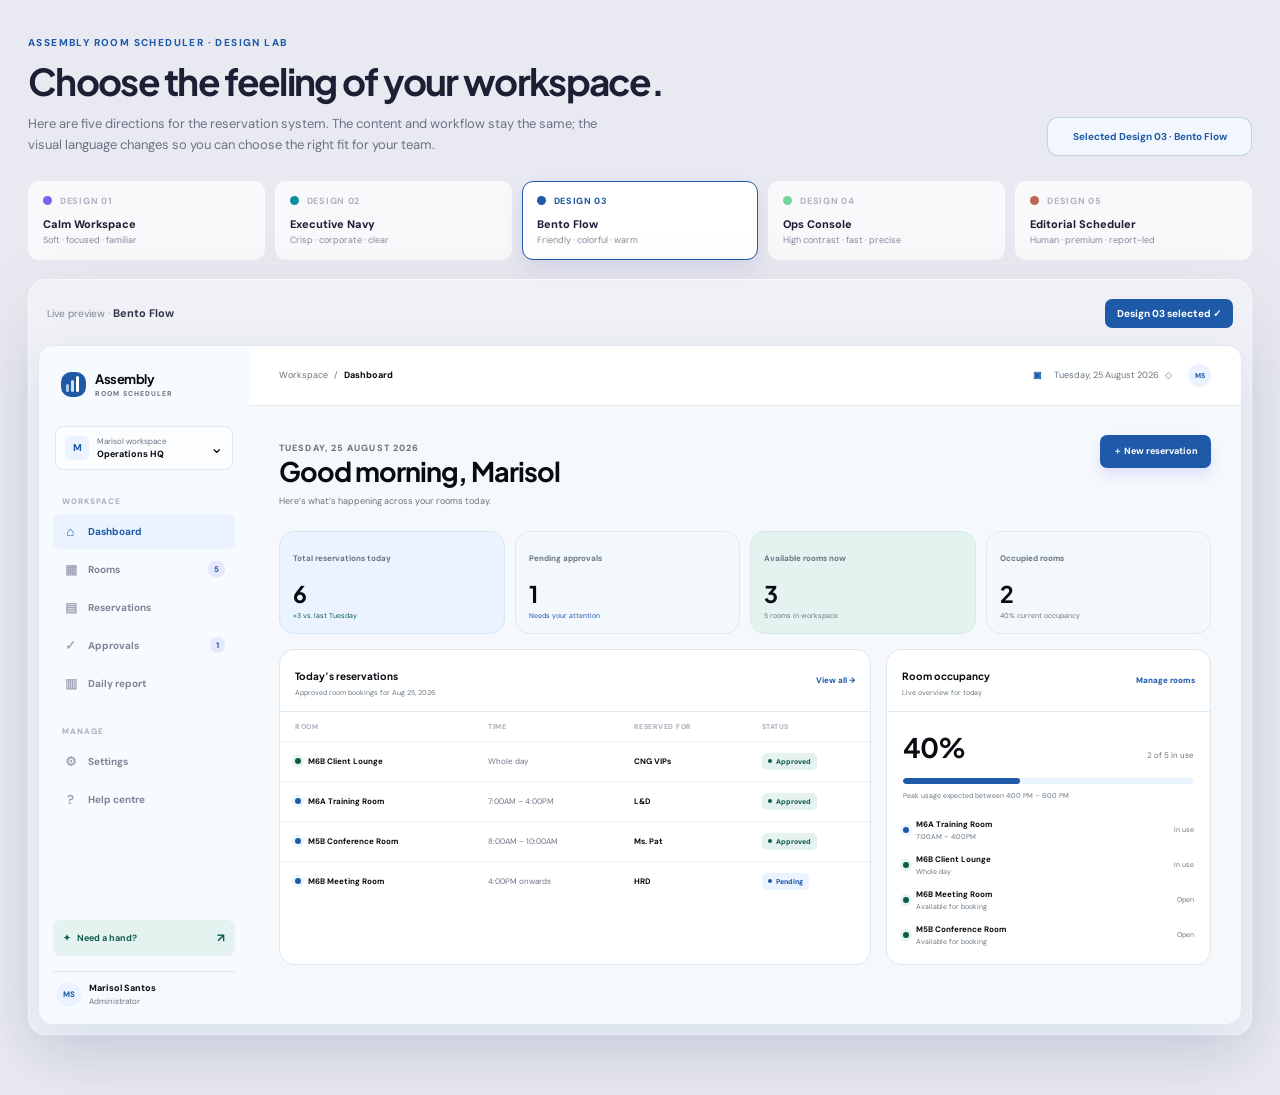
<file: design-options.html>
<!doctype html>
<html lang="en">
  <head>
    <meta charset="UTF-8" />
    <meta name="viewport" content="width=device-width, initial-scale=1.0" />
    <title>Assembly Room Scheduler · Design Options</title>
    <link rel="preconnect" href="https://fonts.googleapis.com" />
    <link rel="preconnect" href="https://fonts.gstatic.com" crossorigin />
    <link href="https://fonts.googleapis.com/css2?family=DM+Sans:wght@400;500;600;700&family=IBM+Plex+Mono:wght@400;500;600&family=Libre+Baskerville:wght@400;700&family=Manrope:wght@500;600;700;800&family=Plus+Jakarta+Sans:wght@600;700;800&display=swap" rel="stylesheet" />
    <style>
      :root {
        --ink: #1d2035;
        --muted: #85899b;
        --page: #f4f5fa;
        --panel: #fff;
        --line: #e9eaf0;
        --accent: #1e5aa8;
        --accent-soft: #eaf3ff;
        --success: #0f5c4e;
        --success-soft: #e4f3ef;
        --warning: #cf8c31;
        --warning-soft: #fff5df;
        --danger: #d96278;
        --danger-soft: #ffedf1;
        --sidebar: #fff;
        --radius: 13px;
        --shadow: 0 22px 60px rgba(40, 42, 77, .12);
        --font: "DM Sans", sans-serif;
      }

      * { box-sizing: border-box; }
      body { margin: 0; color: var(--ink); background: #e9eaf1; font-family: var(--font); }
      button { font: inherit; cursor: pointer; }
      .gallery { min-height: 100vh; padding: 36px 28px 60px; }
      .gallery-header { display: flex; align-items: flex-end; justify-content: space-between; gap: 20px; max-width: 1390px; margin: 0 auto 25px; }
      .overline { margin: 0 0 9px; color: var(--accent); font-size: 10px; font-weight: 800; letter-spacing: 1.4px; text-transform: uppercase; }
      h1 { margin: 0; font-family: "Plus Jakarta Sans", sans-serif; font-size: clamp(25px, 4vw, 37px); letter-spacing: -1.7px; }
      .gallery-intro { max-width: 570px; margin: 10px 0 0; color: #6c7186; font-size: 13px; line-height: 1.6; }
      .selection-pill { min-width: 205px; padding: 12px 15px; border: 1px solid rgba(30,90,168,.22); border-radius: 11px; color: #1e5aa8; background: #f2f7fd; font-size: 10px; font-weight: 700; text-align: center; }
      .selector { display: grid; grid-template-columns: repeat(5, minmax(0, 1fr)); gap: 10px; max-width: 1390px; margin: 0 auto 19px; }
      .selector-button { min-height: 78px; padding: 13px 14px; border: 1px solid transparent; border-radius: 11px; color: #777b8e; background: rgba(255,255,255,.72); text-align: left; transition: .18s ease; }
      .selector-button:hover { transform: translateY(-2px); background: #fff; box-shadow: 0 9px 23px rgba(46,46,78,.06); }
      .selector-button.active { border-color: var(--accent); background: #fff; box-shadow: 0 8px 22px rgba(73,63,155,.12); }
      .selector-number { display: flex; align-items: center; gap: 8px; color: #b0b2bf; font-size: 9px; font-weight: 800; letter-spacing: .7px; }
      .selector-button.active .selector-number { color: var(--accent); }
      .selector-number i { width: 9px; height: 9px; border-radius: 50%; background: var(--swatch); }
      .selector-name { display: block; margin-top: 10px; color: var(--ink); font-size: 11px; font-weight: 800; }
      .selector-copy { display: block; margin-top: 3px; color: var(--muted); font-size: 9px; }
      .preview-wrap { position: relative; max-width: 1390px; margin: 0 auto; padding: 9px; border: 1px solid rgba(255,255,255,.55); border-radius: 18px; background: rgba(255,255,255,.35); box-shadow: 0 25px 80px rgba(33,34,65,.1); }
      .preview-caption { display: flex; align-items: center; justify-content: space-between; gap: 15px; padding: 10px 9px 17px; color: #7c8091; font-size: 10px; }
      .preview-caption strong { color: #31344a; font-size: 11px; }
      .preview-caption button { padding: 8px 12px; border: 0; border-radius: 7px; color: #fff; background: var(--accent); font-size: 10px; font-weight: 800; }
      .screen { display: flex; min-height: 680px; overflow: hidden; border: 1px solid var(--line); border-radius: var(--radius); color: var(--ink); background: var(--page); box-shadow: var(--shadow); }
      .screen-sidebar { width: 210px; flex: 0 0 210px; display: flex; flex-direction: column; padding: 25px 14px 17px; border-right: 1px solid var(--line); background: var(--sidebar); }
      .mini-brand { display: flex; align-items: center; gap: 9px; padding: 0 8px 28px; }
      .mini-mark { width: 25px; height: 25px; display: flex; align-items: flex-end; gap: 2px; padding: 5px; border-radius: 8px; background: var(--accent); }
      .mini-mark i { display: block; width: 3px; border-radius: 4px; background: #fff; }
      .mini-mark i:nth-child(1) { height: 8px; opacity: .65; }
      .mini-mark i:nth-child(2) { height: 12px; opacity: .82; }
      .mini-mark i:nth-child(3) { height: 16px; }
      .mini-brand strong { display: block; font-family: "Plus Jakarta Sans", sans-serif; font-size: 13px; letter-spacing: -.5px; }
      .mini-brand span { display: block; margin-top: 2px; color: var(--muted); font-size: 7px; font-weight: 800; letter-spacing: 1px; }
      .mini-workspace { display: flex; align-items: center; gap: 8px; margin: 0 2px 26px; padding: 9px; border: 1px solid var(--line); border-radius: 8px; background: rgba(255,255,255,.55); }
      .workspace-letter { width: 24px; height: 24px; display: grid; place-items: center; border-radius: 6px; color: var(--accent); background: var(--accent-soft); font-size: 10px; font-weight: 800; }
      .mini-workspace div:nth-child(2) { flex: 1; min-width: 0; }
      .mini-workspace small, .mini-workspace strong { display: block; overflow: hidden; text-overflow: ellipsis; white-space: nowrap; }
      .mini-workspace small { color: var(--muted); font-size: 8px; }
      .mini-workspace strong { margin-top: 2px; font-size: 9px; }
      .mini-nav-label { padding: 0 9px 8px; color: #aaaebd; font-size: 8px; font-weight: 800; letter-spacing: 1px; text-transform: uppercase; }
      .mini-nav { display: flex; flex-direction: column; gap: 3px; }
      .mini-nav button { display: flex; align-items: center; gap: 10px; padding: 9px 10px; border: 0; border-radius: 7px; color: #7f8395; background: transparent; font-size: 10px; font-weight: 700; text-align: left; }
      .mini-nav button.active { color: var(--accent); background: var(--accent-soft); }
      .mini-nav em { width: 15px; color: #a3a6b6; font-size: 13px; font-style: normal; text-align: center; }
      .mini-nav button.active em { color: var(--accent); }
      .mini-count { margin-left: auto; padding: 3px 6px; border-radius: 7px; color: var(--accent); background: rgba(118,102,233,.12); font-size: 8px; }
      .mini-sidebar-footer { margin-top: auto; }
      .mini-help { display: flex; align-items: center; gap: 8px; margin-bottom: 15px; padding: 10px; border-radius: 8px; color: var(--accent); background: var(--accent-soft); font-size: 9px; font-weight: 700; }
      .mini-help span { margin-left: auto; font-size: 12px; }
      .mini-user { display: flex; align-items: center; gap: 8px; padding: 10px 3px 0; border-top: 1px solid var(--line); }
      .mini-avatar { width: 25px; height: 25px; display: grid; place-items: center; border-radius: 50%; color: var(--accent); background: var(--accent-soft); font-size: 8px; font-weight: 800; }
      .mini-user strong, .mini-user small { display: block; }
      .mini-user strong { font-size: 9px; }
      .mini-user small { margin-top: 2px; color: var(--muted); font-size: 8px; }

      .screen-main { min-width: 0; flex: 1; }
      .mini-topbar { height: 60px; display: flex; align-items: center; justify-content: space-between; padding: 0 30px; border-bottom: 1px solid var(--line); background: var(--sidebar); }
      .mini-crumb { color: var(--muted); font-size: 9px; }
      .mini-crumb strong { color: var(--ink); }
      .mini-top-actions { display: flex; align-items: center; gap: 12px; color: var(--muted); font-size: 9px; }
      .mini-top-actions b { color: var(--accent); }
      .mini-top-avatar { width: 23px; height: 23px; display: grid; place-items: center; border-radius: 50%; color: var(--accent); background: var(--accent-soft); font-size: 7px; font-weight: 800; }
      .mini-page { padding: 29px 30px 45px; }
      .mini-heading { display: flex; align-items: flex-start; justify-content: space-between; gap: 20px; margin-bottom: 24px; }
      .mini-eyebrow { margin: 0 0 7px; color: var(--accent); font-size: 8px; font-weight: 800; letter-spacing: 1.1px; text-transform: uppercase; }
      .mini-heading h2 { margin: 0; font-family: "Plus Jakarta Sans", sans-serif; font-size: 25px; letter-spacing: -1px; }
      .mini-heading p { margin: 7px 0 0; color: var(--muted); font-size: 9px; }
      .mini-primary { padding: 10px 13px; border: 0; border-radius: 7px; color: #fff; background: var(--accent); box-shadow: 0 7px 13px rgba(118,102,233,.17); font-size: 9px; font-weight: 800; white-space: nowrap; }
      .stats { display: grid; grid-template-columns: repeat(4, 1fr); gap: 10px; margin-bottom: 15px; }
      .stat { position: relative; overflow: hidden; min-height: 83px; padding: 13px; border: 1px solid var(--line); border-radius: var(--radius); background: var(--panel); }
      .stat::after { position: absolute; right: -26px; bottom: -46px; width: 91px; height: 91px; border: 15px solid var(--accent-soft); border-radius: 50%; content: ""; }
      .stat span { color: var(--muted); font-size: 8px; font-weight: 700; }
      .stat strong { display: block; margin-top: 13px; font-family: "Plus Jakarta Sans", sans-serif; font-size: 23px; letter-spacing: -1px; }
      .stat small { position: relative; z-index: 1; display: block; margin-top: 3px; color: var(--muted); font-size: 7px; }
      .stat .good { color: var(--success); }
      .stat .alert { color: var(--warning); }
      .screen-grid { display: grid; grid-template-columns: minmax(0, 1.55fr) minmax(220px, .85fr); gap: 15px; }
      .mini-panel { overflow: hidden; border: 1px solid var(--line); border-radius: var(--radius); background: var(--panel); }
      .mini-panel-head { display: flex; align-items: center; justify-content: space-between; gap: 10px; padding: 14px 15px; border-bottom: 1px solid var(--line); }
      .mini-panel-head strong { font-family: "Plus Jakarta Sans", sans-serif; font-size: 10px; }
      .mini-panel-head span { color: var(--accent); font-size: 8px; font-weight: 800; }
      .mini-panel-head small { display: block; margin-top: 3px; color: var(--muted); font-size: 7px; }
      .mini-table { width: 100%; border-collapse: collapse; }
      .mini-table th { padding: 10px 15px; color: #adb0bd; font-size: 7px; font-weight: 800; letter-spacing: .5px; text-align: left; text-transform: uppercase; }
      .mini-table td { padding: 11px 15px; border-top: 1px solid #f0f1f5; color: #6e7387; font-size: 8px; white-space: nowrap; }
      .mini-table td strong { color: var(--ink); font-size: 8px; }
      .room-cell-mini { display: flex; align-items: center; gap: 7px; }
      .dot { width: 6px; height: 6px; border-radius: 50%; background: var(--success); box-shadow: 0 0 0 3px var(--success-soft); }
      .dot.blue { background: var(--accent); box-shadow: 0 0 0 3px var(--accent-soft); }
      .dot.orange { background: var(--warning); box-shadow: 0 0 0 3px var(--warning-soft); }
      .badge { display: inline-flex; align-items: center; gap: 4px; padding: 4px 6px; border-radius: 5px; color: var(--success); background: var(--success-soft); font-size: 7px; font-weight: 800; }
      .badge::before { width: 4px; height: 4px; border-radius: 50%; background: currentColor; content: ""; }
      .badge.pending { color: var(--warning); background: var(--warning-soft); }
      .occupancy-body { padding: 18px 16px; }
      .occupancy-number { display: flex; align-items: flex-end; justify-content: space-between; }
      .occupancy-number strong { font-family: "Plus Jakarta Sans", sans-serif; font-size: 27px; letter-spacing: -1px; }
      .occupancy-number span { padding-bottom: 4px; color: var(--muted); font-size: 8px; }
      .progress { height: 6px; margin-top: 14px; overflow: hidden; border-radius: 10px; background: var(--accent-soft); }
      .progress i { display: block; width: 40%; height: 100%; border-radius: 10px; background: var(--accent); }
      .occupancy-note { margin: 7px 0 19px; color: var(--muted); font-size: 7px; }
      .mini-room-list { display: flex; flex-direction: column; gap: 13px; }
      .mini-room { display: flex; align-items: center; gap: 7px; }
      .mini-room div { min-width: 0; flex: 1; }
      .mini-room strong, .mini-room small { display: block; overflow: hidden; text-overflow: ellipsis; white-space: nowrap; }
      .mini-room strong { font-size: 8px; }
      .mini-room small { margin-top: 3px; color: var(--muted); font-size: 7px; }
      .mini-room > span:last-child { color: var(--muted); font-size: 7px; }

      /* 1 — Calm Workspace */
      .theme-calm { --page: #f7f8fc; --sidebar: #fbfbfe; --accent: #7666e9; --accent-soft: #f0edff; --font: "DM Sans", sans-serif; --radius: 12px; }
      /* 2 — Executive Navy */
      .theme-executive { --page: #f3f7f9; --sidebar: #122535; --ink: #183040; --muted: #7a8b96; --panel: #fff; --line: #e3ebee; --accent: #0d8f9c; --accent-soft: #e2f5f5; --success: #188765; --success-soft: #e3f6ee; --warning: #ba812b; --warning-soft: #fff3db; --font: "Manrope", sans-serif; --radius: 6px; --shadow: 0 18px 52px rgba(22,52,69,.13); }
      .theme-executive .mini-brand strong, .theme-executive .mini-nav button, .theme-executive .mini-workspace strong, .theme-executive .mini-sidebar-footer { color: #fff; }
      .theme-executive .mini-brand span, .theme-executive .mini-nav-label, .theme-executive .mini-workspace small, .theme-executive .mini-user small { color: #91a9b3; }
      .theme-executive .mini-nav button.active { color: #a4f0ef; background: rgba(82,215,211,.16); }
      .theme-executive .mini-nav button.active em { color: #a4f0ef; }
      .theme-executive .mini-help { color: #a4f0ef; background: rgba(82,215,211,.13); }
      .theme-executive .mini-user { border-color: rgba(255,255,255,.16); }
      .theme-executive .mini-avatar, .theme-executive .workspace-letter, .theme-executive .mini-top-avatar { color: #a4f0ef; background: rgba(82,215,211,.16); }
      .theme-executive .mini-mark { background: #35c1bf; }
      .theme-executive .mini-topbar { background: #fff; }
      .theme-executive .stat::after { border-color: #e6f4f4; }
      /* 3 — Bento Flow */
      .theme-bento { --page: #f5f9fc; --sidebar: #ffffff; --ink: #080b10; --muted: #687681; --panel: #fff; --line: #dfe7ef; --accent: #1e5aa8; --accent-soft: #eaf3ff; --success: #0f5c4e; --success-soft: #e4f3ef; --warning: #1e5aa8; --warning-soft: #eaf3ff; --font: "Manrope", sans-serif; --radius: 15px; --shadow: 0 17px 48px rgba(30,90,168,.11); }
      .theme-bento .screen-sidebar { border-right: 0; background: #f7fbff; }
      .theme-bento .mini-mark { border-radius: 10px; }
      .theme-bento .mini-nav button.active { color: #1e5aa8; background: #eaf3ff; }
      .theme-bento .mini-nav button.active em { color: #1e5aa8; }
      .theme-bento .mini-help { color: #0f5c4e; background: #e4f3ef; }
      .theme-bento .stat:nth-child(1) { background: #eaf3ff; border-color: #d5e6f8; }
      .theme-bento .stat:nth-child(2) { background: #f3f8fd; border-color: #dfeaf5; }
      .theme-bento .stat:nth-child(3) { background: #e4f3ef; border-color: #d2e9e3; }
      .theme-bento .stat:nth-child(4) { background: #f3f8fd; border-color: #dfeaf5; }
      .theme-bento .stat::after { display: none; }
      .theme-bento .mini-heading h2 { font-size: 27px; }
      /* 4 — Ops Console */
      .theme-ops { --page: #161a1d; --sidebar: #101315; --ink: #ecf3ee; --muted: #7e9086; --panel: #1e2527; --line: #2d3738; --accent: #76d49e; --accent-soft: #1f4032; --success: #76d49e; --success-soft: #1d3d31; --warning: #f2be65; --warning-soft: #40341d; --danger: #f27e89; --danger-soft: #422329; --font: "IBM Plex Mono", monospace; --radius: 3px; --shadow: 0 22px 55px rgba(0,0,0,.33); }
      .theme-ops .screen { border-color: #2d3738; }
      .theme-ops .mini-brand strong, .theme-ops .mini-nav button, .theme-ops .mini-workspace strong, .theme-ops .mini-table td strong, .theme-ops .mini-panel-head strong { font-family: "IBM Plex Mono", monospace; }
      .theme-ops .mini-nav button.active { color: #76d49e; background: #1a3429; }
      .theme-ops .mini-nav button.active em { color: #76d49e; }
      .theme-ops .mini-brand span, .theme-ops .mini-nav-label, .theme-ops .mini-workspace small, .theme-ops .mini-user small { color: #6c7e74; }
      .theme-ops .mini-help { color: #76d49e; background: #1b372b; }
      .theme-ops .mini-user { border-color: #2d3738; }
      .theme-ops .mini-avatar, .theme-ops .workspace-letter, .theme-ops .mini-top-avatar { color: #76d49e; background: #1b372b; }
      .theme-ops .mini-mark { border-radius: 2px; background: #76d49e; }
      .theme-ops .mini-mark i { background: #101315; }
      .theme-ops .mini-topbar { background: #151a1c; }
      .theme-ops .mini-top-actions { color: #7e9086; }
      .theme-ops .stat::after { border-color: #203a2e; }
      .theme-ops .mini-primary { box-shadow: none; }
      /* 5 — Editorial Scheduler */
      .theme-editorial { --page: #f5efe6; --sidebar: #f9f5ee; --ink: #3c302d; --muted: #9a8579; --panel: #fffdf9; --line: #e9ddd1; --accent: #bd6651; --accent-soft: #f8e7dd; --success: #5a997a; --success-soft: #e7f2e9; --warning: #c18b43; --warning-soft: #f9eedb; --font: "DM Sans", sans-serif; --radius: 2px; --shadow: 0 17px 48px rgba(92,64,48,.14); }
      .theme-editorial .mini-brand strong, .theme-editorial .mini-heading h2, .theme-editorial .mini-panel-head strong { font-family: "Libre Baskerville", serif; }
      .theme-editorial .mini-mark { border-radius: 3px; background: #bd6651; }
      .theme-editorial .mini-nav button.active { color: #a95140; background: #f4ddd3; }
      .theme-editorial .mini-nav button.active em { color: #a95140; }
      .theme-editorial .mini-help { color: #a95140; background: #f4ddd3; }
      .theme-editorial .mini-heading h2 { font-size: 26px; letter-spacing: -.7px; }
      .theme-editorial .stat { box-shadow: 0 3px 0 #ead9c9; }
      .theme-editorial .stat::after { border-color: #f6e5d9; }
      .theme-editorial .mini-primary { border-radius: 2px; box-shadow: none; }

      @media (max-width: 980px) {
        .selector { grid-template-columns: repeat(3, 1fr); }
        .screen-sidebar { width: 180px; flex-basis: 180px; }
        .mini-page, .mini-topbar { padding-left: 20px; padding-right: 20px; }
        .screen-grid { grid-template-columns: 1fr; }
      }
      @media (max-width: 700px) {
        .gallery { padding: 23px 13px 40px; }
        .gallery-header { display: block; }
        .selection-pill { margin-top: 17px; }
        .selector { grid-template-columns: repeat(2, 1fr); }
        .preview-caption { align-items: flex-start; flex-direction: column; }
        .screen { min-height: 620px; }
        .screen-sidebar { display: none; }
        .mini-page { padding: 22px 15px 32px; }
        .mini-topbar { padding: 0 15px; }
        .stats { grid-template-columns: repeat(2, 1fr); }
        .mini-heading { display: block; }
        .mini-primary { margin-top: 15px; }
        .mini-table { min-width: 520px; }
        .mini-panel:first-child { overflow-x: auto; }
      }
    </style>
  </head>
  <body>
    <main class="gallery">
      <header class="gallery-header">
        <div>
          <p class="overline">Assembly Room Scheduler · Design lab</p>
          <h1>Choose the feeling of your workspace.</h1>
          <p class="gallery-intro">Here are five directions for the reservation system. The content and workflow stay the same; the visual language changes so you can choose the right fit for your team.</p>
        </div>
        <div class="selection-pill" id="selection-pill">Selected Design 03 · Bento Flow</div>
      </header>

      <section class="selector" aria-label="Design options">
        <button class="selector-button" data-theme="calm" data-number="01" data-name="Calm Workspace"><span class="selector-number"><i style="--swatch:#7666e9"></i> DESIGN 01</span><strong class="selector-name">Calm Workspace</strong><span class="selector-copy">Soft · focused · familiar</span></button>
        <button class="selector-button" data-theme="executive" data-number="02" data-name="Executive Navy"><span class="selector-number"><i style="--swatch:#0d8f9c"></i> DESIGN 02</span><strong class="selector-name">Executive Navy</strong><span class="selector-copy">Crisp · corporate · clear</span></button>
        <button class="selector-button active" data-theme="bento" data-number="03" data-name="Bento Flow"><span class="selector-number"><i style="--swatch:#1e5aa8"></i> DESIGN 03</span><strong class="selector-name">Bento Flow</strong><span class="selector-copy">Friendly · colorful · warm</span></button>
        <button class="selector-button" data-theme="ops" data-number="04" data-name="Ops Console"><span class="selector-number"><i style="--swatch:#76d49e"></i> DESIGN 04</span><strong class="selector-name">Ops Console</strong><span class="selector-copy">High contrast · fast · precise</span></button>
        <button class="selector-button" data-theme="editorial" data-number="05" data-name="Editorial Scheduler"><span class="selector-number"><i style="--swatch:#bd6651"></i> DESIGN 05</span><strong class="selector-name">Editorial Scheduler</strong><span class="selector-copy">Human · premium · report-led</span></button>
      </section>

      <section class="preview-wrap">
        <div class="preview-caption"><span>Live preview · <strong id="preview-name">Bento Flow</strong></span><button id="choose-button">Design 03 selected ✓</button></div>
        <div class="screen theme-bento" id="screen">
          <aside class="screen-sidebar">
            <div class="mini-brand"><div class="mini-mark"><i></i><i></i><i></i></div><div><strong>Assembly</strong><span>ROOM SCHEDULER</span></div></div>
            <div class="mini-workspace"><div class="workspace-letter">M</div><div><small>Marisol workspace</small><strong>Operations HQ</strong></div><span>⌄</span></div>
            <div class="mini-nav-label">Workspace</div>
            <nav class="mini-nav"><button class="active"><em>⌂</em> Dashboard</button><button><em>▦</em> Rooms <span class="mini-count">5</span></button><button><em>▤</em> Reservations</button><button><em>✓</em> Approvals <span class="mini-count">1</span></button><button><em>▥</em> Daily report</button></nav>
            <div class="mini-nav-label" style="margin-top:25px">Manage</div>
            <nav class="mini-nav"><button><em>⚙</em> Settings</button><button><em>?</em> Help centre</button></nav>
            <div class="mini-sidebar-footer"><div class="mini-help">✦ &nbsp; Need a hand? <span>↗</span></div><div class="mini-user"><div class="mini-avatar">MS</div><div><strong>Marisol Santos</strong><small>Administrator</small></div></div></div>
          </aside>
          <div class="screen-main">
            <div class="mini-topbar"><div class="mini-crumb">Workspace &nbsp; / &nbsp; <strong>Dashboard</strong></div><div class="mini-top-actions"><b>▣</b> Tuesday, 25 August 2026 &nbsp; ◇ &nbsp; <span class="mini-top-avatar">MS</span></div></div>
            <div class="mini-page">
              <div class="mini-heading"><div><p class="mini-eyebrow">Tuesday, 25 August 2026</p><h2>Good morning, Marisol</h2><p>Here’s what’s happening across your rooms today.</p></div><button class="mini-primary">＋ New reservation</button></div>
              <div class="stats"><div class="stat"><span>Total reservations today</span><strong>6</strong><small class="good">+3 vs. last Tuesday</small></div><div class="stat"><span>Pending approvals</span><strong>1</strong><small class="alert">Needs your attention</small></div><div class="stat"><span>Available rooms now</span><strong>3</strong><small>5 rooms in workspace</small></div><div class="stat"><span>Occupied rooms</span><strong>2</strong><small>40% current occupancy</small></div></div>
              <div class="screen-grid"><section class="mini-panel"><div class="mini-panel-head"><div><strong>Today’s reservations</strong><small>Approved room bookings for Aug 25, 2026</small></div><span>View all →</span></div><table class="mini-table"><thead><tr><th>Room</th><th>Time</th><th>Reserved for</th><th>Status</th></tr></thead><tbody><tr><td><div class="room-cell-mini"><i class="dot"></i><strong>M6B Client Lounge</strong></div></td><td>Whole day</td><td><strong>CNG VIPs</strong></td><td><span class="badge">Approved</span></td></tr><tr><td><div class="room-cell-mini"><i class="dot blue"></i><strong>M6A Training Room</strong></div></td><td>7:00AM – 4:00PM</td><td><strong>L&amp;D</strong></td><td><span class="badge">Approved</span></td></tr><tr><td><div class="room-cell-mini"><i class="dot orange"></i><strong>M5B Conference Room</strong></div></td><td>8:00AM – 10:00AM</td><td><strong>Ms. Pat</strong></td><td><span class="badge">Approved</span></td></tr><tr><td><div class="room-cell-mini"><i class="dot blue"></i><strong>M6B Meeting Room</strong></div></td><td>4:00PM onwards</td><td><strong>HRD</strong></td><td><span class="badge pending">Pending</span></td></tr></tbody></table></section><section class="mini-panel"><div class="mini-panel-head"><div><strong>Room occupancy</strong><small>Live overview for today</small></div><span>Manage rooms</span></div><div class="occupancy-body"><div class="occupancy-number"><strong>40%</strong><span>2 of 5 in use</span></div><div class="progress"><i></i></div><p class="occupancy-note">Peak usage expected between 4:00 PM – 6:00 PM</p><div class="mini-room-list"><div class="mini-room"><i class="dot blue"></i><div><strong>M6A Training Room</strong><small>7:00AM – 4:00PM</small></div><span>In use</span></div><div class="mini-room"><i class="dot"></i><div><strong>M6B Client Lounge</strong><small>Whole day</small></div><span>In use</span></div><div class="mini-room"><i class="dot"></i><div><strong>M6B Meeting Room</strong><small>Available for booking</small></div><span>Open</span></div><div class="mini-room"><i class="dot"></i><div><strong>M5B Conference Room</strong><small>Available for booking</small></div><span>Open</span></div></div></div></section></div>
            </div>
          </div>
        </div>
      </section>
    </main>

    <script>
      const screen = document.getElementById("screen");
      const selectionPill = document.getElementById("selection-pill");
      const previewName = document.getElementById("preview-name");
      const chooseButton = document.getElementById("choose-button");
      let currentDesign = { number: "03", name: "Bento Flow" };

      document.querySelectorAll(".selector-button").forEach(button => {
        button.addEventListener("click", () => {
          document.querySelectorAll(".selector-button").forEach(item => item.classList.remove("active"));
          button.classList.add("active");
          currentDesign = { number: button.dataset.number, name: button.dataset.name };
          screen.className = `screen theme-${button.dataset.theme}`;
          previewName.textContent = currentDesign.name;
          selectionPill.textContent = `Previewing Design ${currentDesign.number} · ${currentDesign.name}`;
        });
      });

      chooseButton.addEventListener("click", () => {
        chooseButton.textContent = `Design ${currentDesign.number} selected ✓`;
        selectionPill.textContent = `Selected Design ${currentDesign.number} · ${currentDesign.name}`;
        setTimeout(() => { chooseButton.textContent = "Choose this design"; }, 2600);
      });
    </script>
  </body>
</html>
</file>
